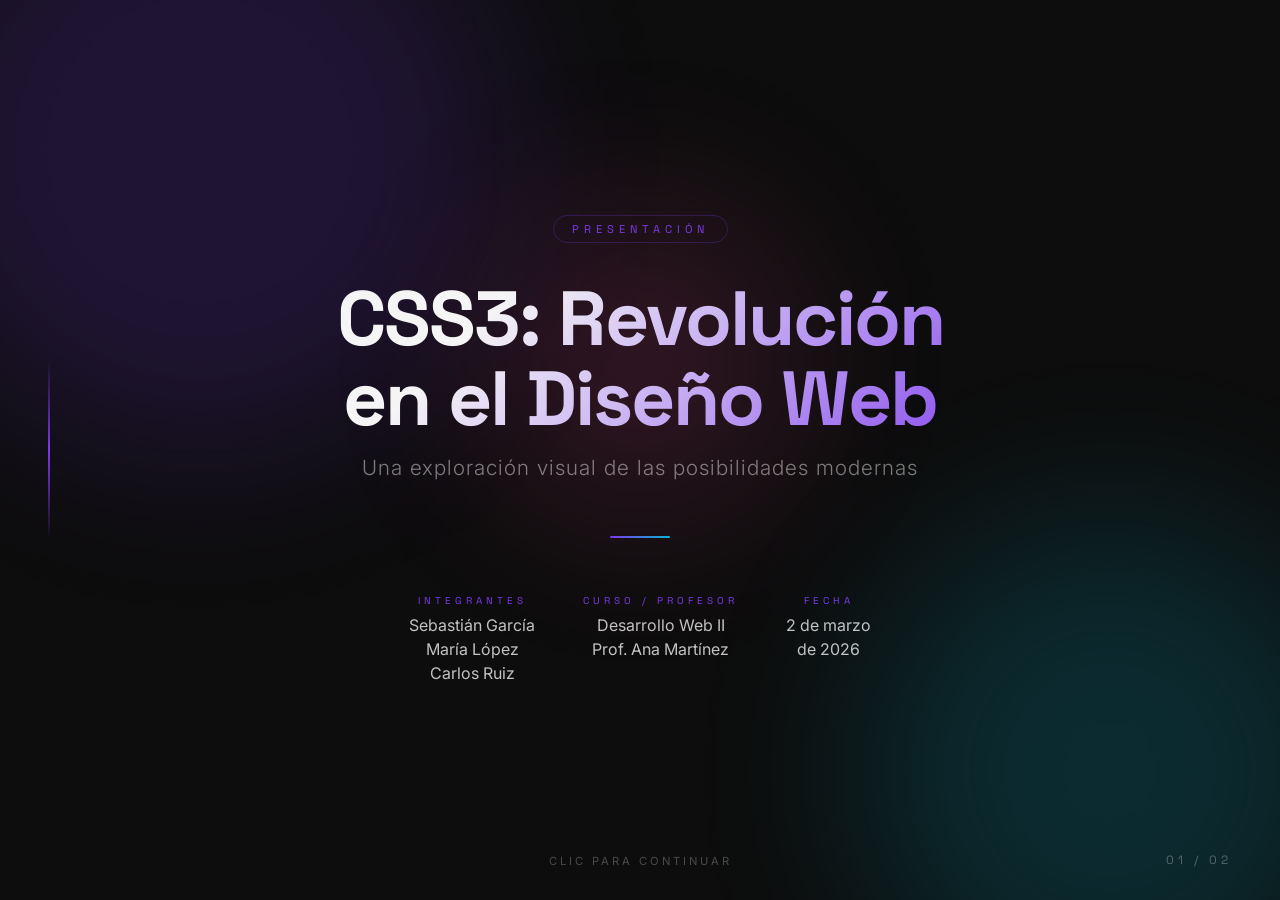
<file: diapositiva1.html>
<!DOCTYPE html>
<html lang="es">
<head>
    <meta charset="UTF-8">
    <meta name="viewport" content="width=device-width, initial-scale=1.0">
    <title>Diapositiva 1 – Portada</title>
    <link rel="preconnect" href="https://fonts.googleapis.com">
    <link rel="preconnect" href="https://fonts.gstatic.com" crossorigin>
    <link href="https://fonts.googleapis.com/css2?family=Inter:wght@300;400;700;900&family=Space+Grotesk:wght@300;500;700&display=swap" rel="stylesheet">
    <link rel="stylesheet" href="diapositiva1.css">
</head>
<body onclick="window.location.href='diapositiva2.html'">

    <!-- Fondo decorativo -->
    <div class="bg-circle bg-circle--1"></div>
    <div class="bg-circle bg-circle--2"></div>
    <div class="bg-circle bg-circle--3"></div>

    <!-- Línea lateral -->
    <div class="side-line"></div>

    <!-- Contenido de la diapositiva -->
    <div class="slide">

        <span class="tag">Presentación</span>

        <h1 class="title">CSS3: Revolución<br>en el Diseño Web</h1>
        <p class="subtitle">Una exploración visual de las posibilidades modernas</p>

        <div class="divider"></div>

        <div class="info-grid">
            <div class="info-item">
                <span class="info-label">Integrantes</span>
                <span class="info-value">
                    Sebastián García<br>
                    María López<br>
                    Carlos Ruiz
                </span>
            </div>
            <div class="info-item">
                <span class="info-label">Curso / Profesor</span>
                <span class="info-value">
                    Desarrollo Web II<br>
                    Prof. Ana Martínez
                </span>
            </div>
            <div class="info-item">
                <span class="info-label">Fecha</span>
                <span class="info-value">
                    2 de marzo<br>
                    de 2026
                </span>
            </div>
        </div>

    </div>

    <!-- Indicadores -->
    <div class="slide-number">01 / 02</div>
    <div class="nav-hint">clic para continuar</div>

</body>
</html>
</file>
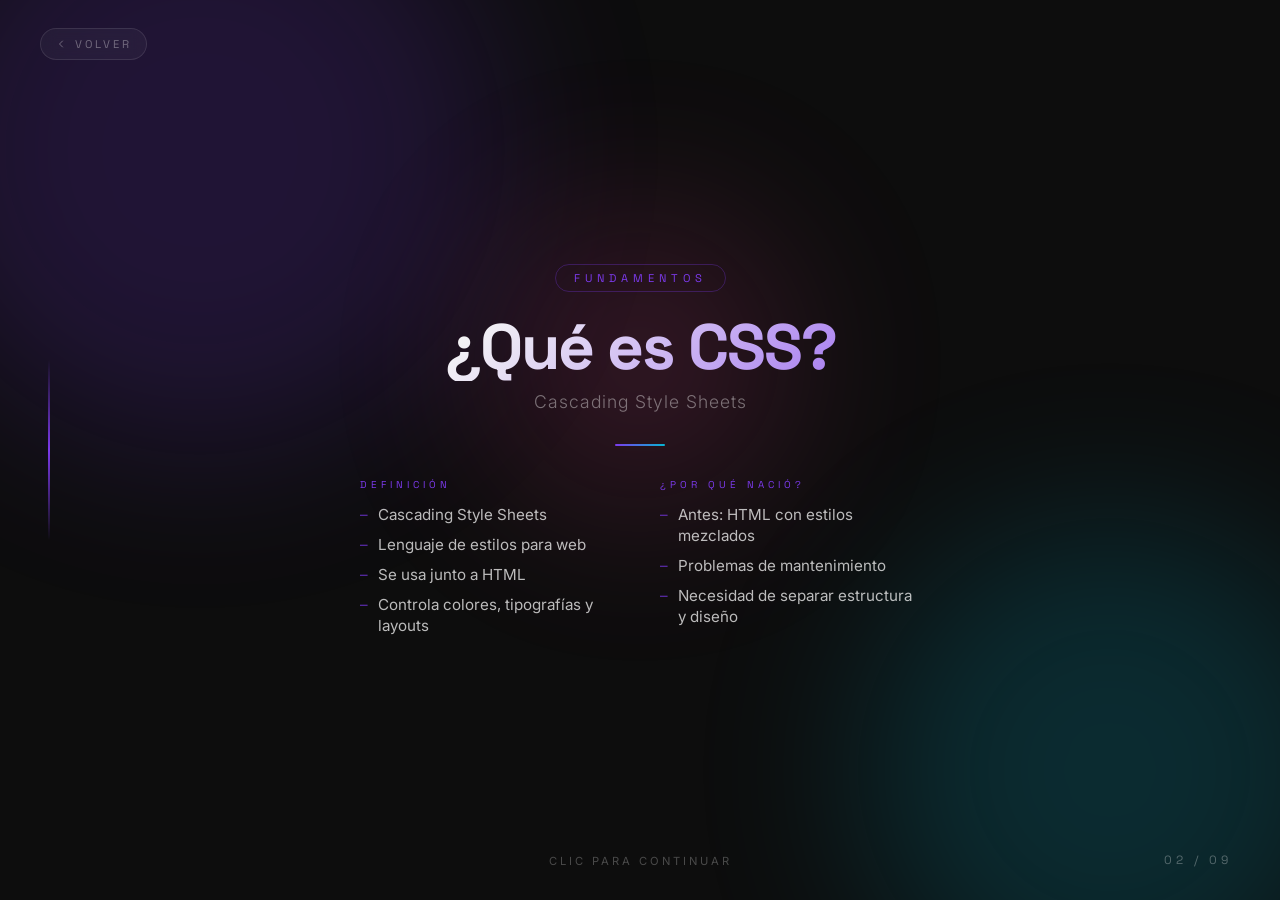
<file: diapositiva2.html>
<!DOCTYPE html>
<html lang="es">
<head>
    <meta charset="UTF-8">
    <meta name="viewport" content="width=device-width, initial-scale=1.0">
    <title>Diapositiva 2 – ¿Qué es CSS?</title>
    <link rel="preconnect" href="https://fonts.googleapis.com">
    <link rel="preconnect" href="https://fonts.gstatic.com" crossorigin>
    <link href="https://fonts.googleapis.com/css2?family=Inter:wght@300;400;700;900&family=Space+Grotesk:wght@300;500;700&display=swap" rel="stylesheet">
    <link rel="stylesheet" href="slides.css">
    <style> :root { --accent: #7c3aed; --accent2: #06b6d4; } </style>
</head>
<body onclick="window.location.href='diapositiva3.html'">

    <a class="btn-back" href="diapositiva1.html" onclick="event.stopPropagation()">
        <svg viewBox="0 0 24 24"><polyline points="15 18 9 12 15 6"/></svg>
        Volver
    </a>

    <div class="bg-circle bg-circle--1 c-purple"></div>
    <div class="bg-circle bg-circle--2 c-cyan"></div>
    <div class="bg-circle bg-circle--3 c-pink"></div>
    <div class="side-line"></div>

    <div class="slide">
        <span class="tag">Fundamentos</span>
        <h1 class="title">¿Qué es CSS?</h1>
        <p class="subtitle">Cascading Style Sheets</p>
        <div class="divider"></div>

        <div class="content-cols">
            <div class="content-col">
                <p class="col-title">Definición</p>
                <ul class="items-list">
                    <li>Cascading Style Sheets</li>
                    <li>Lenguaje de estilos para web</li>
                    <li>Se usa junto a HTML</li>
                    <li>Controla colores, tipografías y layouts</li>
                </ul>
            </div>
            <div class="content-col">
                <p class="col-title">¿Por qué nació?</p>
                <ul class="items-list">
                    <li>Antes: HTML con estilos mezclados</li>
                    <li>Problemas de mantenimiento</li>
                    <li>Necesidad de separar estructura y diseño</li>
                </ul>
            </div>
        </div>
    </div>

    <div class="slide-number">02 / 09</div>
    <div class="nav-hint">clic para continuar</div>
</body>
</html>
</file>
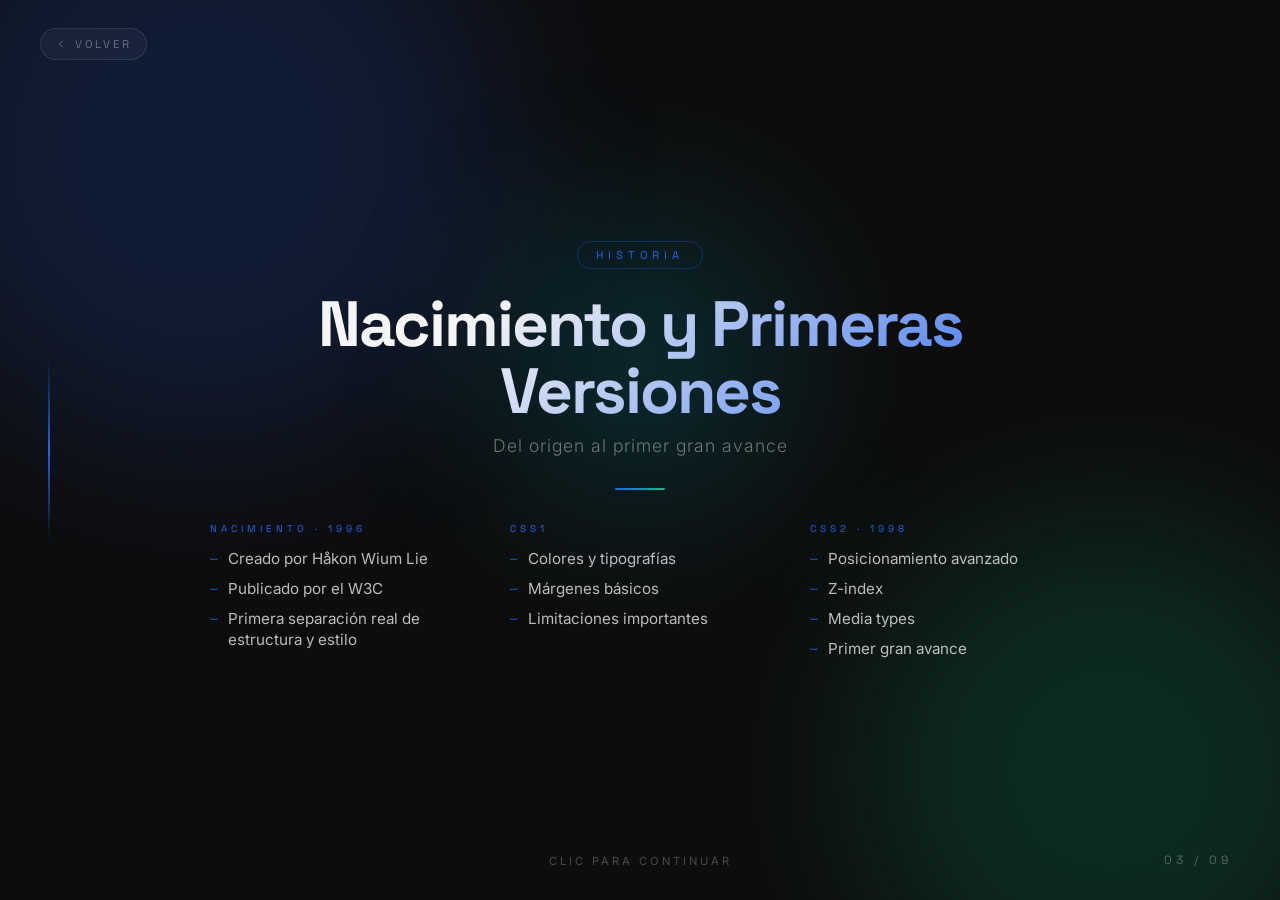
<file: diapositiva3.html>
<!DOCTYPE html>
<html lang="es">
<head>
    <meta charset="UTF-8">
    <meta name="viewport" content="width=device-width, initial-scale=1.0">
    <title>Diapositiva 3 – Historia de CSS</title>
    <link rel="preconnect" href="https://fonts.googleapis.com">
    <link rel="preconnect" href="https://fonts.gstatic.com" crossorigin>
    <link href="https://fonts.googleapis.com/css2?family=Inter:wght@300;400;700;900&family=Space+Grotesk:wght@300;500;700&display=swap" rel="stylesheet">
    <link rel="stylesheet" href="slides.css">
    <style> :root { --accent: #2563eb; --accent2: #10b981; } </style>
</head>
<body onclick="window.location.href='diapositiva4.html'">

    <a class="btn-back" href="diapositiva2.html" onclick="event.stopPropagation()">
        <svg viewBox="0 0 24 24"><polyline points="15 18 9 12 15 6"/></svg>
        Volver
    </a>

    <div class="bg-circle bg-circle--1 c-blue"></div>
    <div class="bg-circle bg-circle--2 c-green"></div>
    <div class="bg-circle bg-circle--3 c-cyan"></div>
    <div class="side-line"></div>

    <div class="slide">
        <span class="tag">Historia</span>
        <h1 class="title">Nacimiento y Primeras Versiones</h1>
        <p class="subtitle">Del origen al primer gran avance</p>
        <div class="divider"></div>

        <div class="content-cols">
            <div class="content-col">
                <p class="col-title">Nacimiento · 1996</p>
                <ul class="items-list">
                    <li>Creado por Håkon Wium Lie</li>
                    <li>Publicado por el W3C</li>
                    <li>Primera separación real de estructura y estilo</li>
                </ul>
            </div>
            <div class="content-col">
                <p class="col-title">CSS1</p>
                <ul class="items-list">
                    <li>Colores y tipografías</li>
                    <li>Márgenes básicos</li>
                    <li>Limitaciones importantes</li>
                </ul>
            </div>
            <div class="content-col">
                <p class="col-title">CSS2 · 1998</p>
                <ul class="items-list">
                    <li>Posicionamiento avanzado</li>
                    <li>Z-index</li>
                    <li>Media types</li>
                    <li>Primer gran avance</li>
                </ul>
            </div>
        </div>
    </div>

    <div class="slide-number">03 / 09</div>
    <div class="nav-hint">clic para continuar</div>
</body>
</html>
</file>
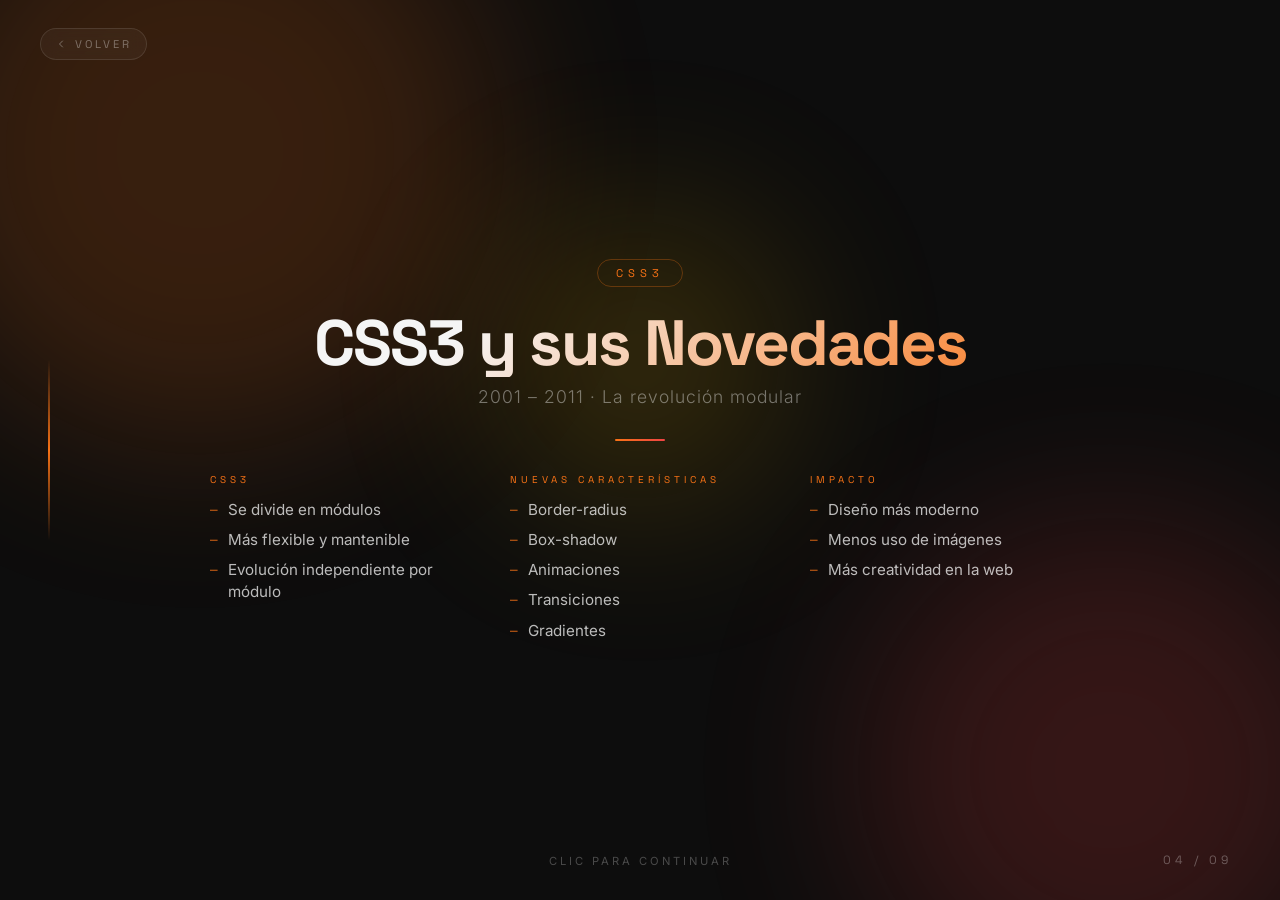
<file: diapositiva4.html>
<!DOCTYPE html>
<html lang="es">
<head>
    <meta charset="UTF-8">
    <meta name="viewport" content="width=device-width, initial-scale=1.0">
    <title>Diapositiva 4 – CSS3</title>
    <link rel="preconnect" href="https://fonts.googleapis.com">
    <link rel="preconnect" href="https://fonts.gstatic.com" crossorigin>
    <link href="https://fonts.googleapis.com/css2?family=Inter:wght@300;400;700;900&family=Space+Grotesk:wght@300;500;700&display=swap" rel="stylesheet">
    <link rel="stylesheet" href="slides.css">
    <style> :root { --accent: #f97316; --accent2: #ef4444; } </style>
</head>
<body onclick="window.location.href='diapositiva5.html'">

    <a class="btn-back" href="diapositiva3.html" onclick="event.stopPropagation()">
        <svg viewBox="0 0 24 24"><polyline points="15 18 9 12 15 6"/></svg>
        Volver
    </a>

    <div class="bg-circle bg-circle--1 c-orange"></div>
    <div class="bg-circle bg-circle--2 c-red"></div>
    <div class="bg-circle bg-circle--3 c-yellow"></div>
    <div class="side-line"></div>

    <div class="slide">
        <span class="tag">CSS3</span>
        <h1 class="title">CSS3 y sus Novedades</h1>
        <p class="subtitle">2001 – 2011 · La revolución modular</p>
        <div class="divider"></div>

        <div class="content-cols">
            <div class="content-col">
                <p class="col-title">CSS3</p>
                <ul class="items-list">
                    <li>Se divide en módulos</li>
                    <li>Más flexible y mantenible</li>
                    <li>Evolución independiente por módulo</li>
                </ul>
            </div>
            <div class="content-col">
                <p class="col-title">Nuevas características</p>
                <ul class="items-list">
                    <li>Border-radius</li>
                    <li>Box-shadow</li>
                    <li>Animaciones</li>
                    <li>Transiciones</li>
                    <li>Gradientes</li>
                </ul>
            </div>
            <div class="content-col">
                <p class="col-title">Impacto</p>
                <ul class="items-list">
                    <li>Diseño más moderno</li>
                    <li>Menos uso de imágenes</li>
                    <li>Más creatividad en la web</li>
                </ul>
            </div>
        </div>
    </div>

    <div class="slide-number">04 / 09</div>
    <div class="nav-hint">clic para continuar</div>
</body>
</html>
</file>
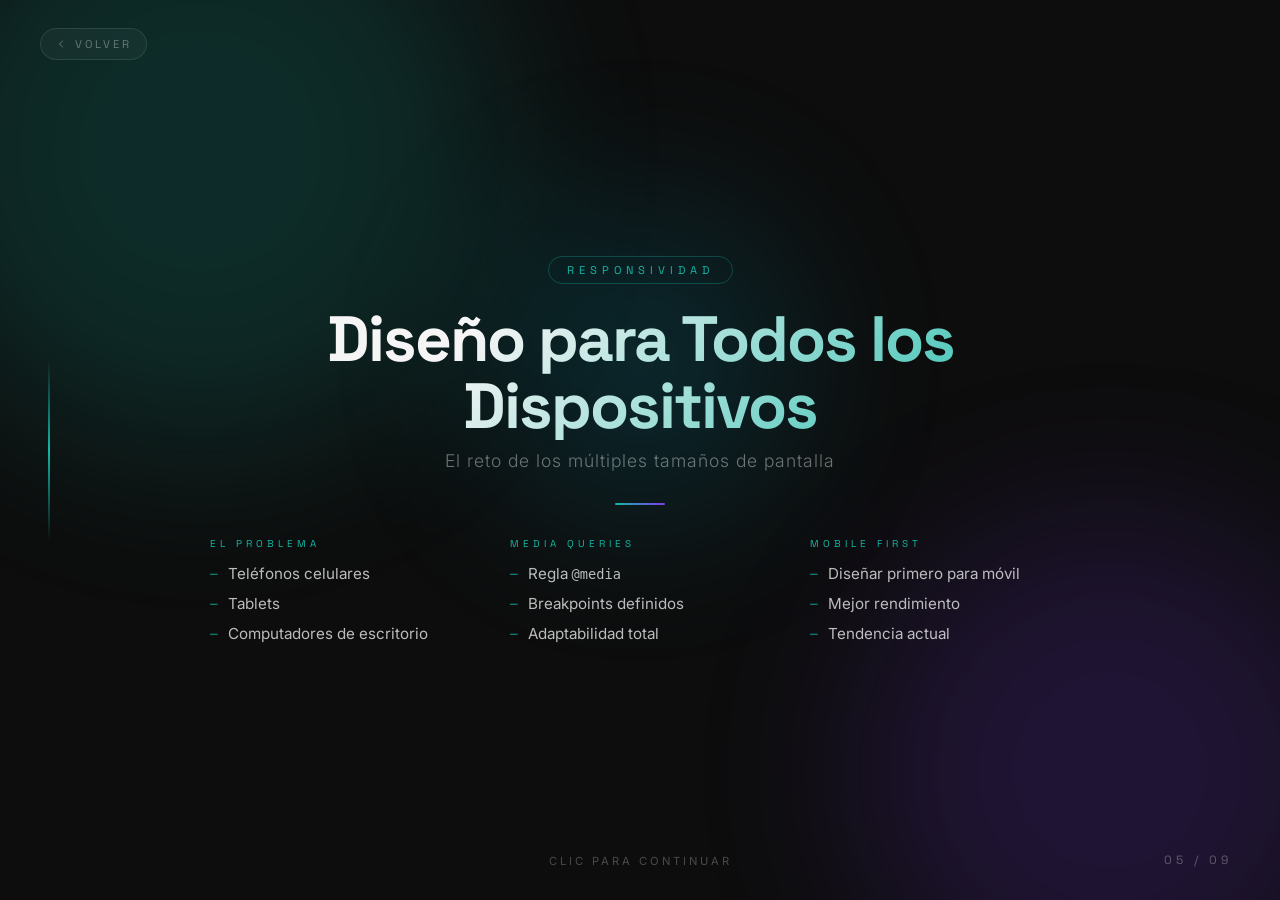
<file: diapositiva5.html>
<!DOCTYPE html>
<html lang="es">
<head>
    <meta charset="UTF-8">
    <meta name="viewport" content="width=device-width, initial-scale=1.0">
    <title>Diapositiva 5 – Diseño Responsivo</title>
    <link rel="preconnect" href="https://fonts.googleapis.com">
    <link rel="preconnect" href="https://fonts.gstatic.com" crossorigin>
    <link href="https://fonts.googleapis.com/css2?family=Inter:wght@300;400;700;900&family=Space+Grotesk:wght@300;500;700&display=swap" rel="stylesheet">
    <link rel="stylesheet" href="slides.css">
    <style> :root { --accent: #14b8a6; --accent2: #7c3aed; } </style>
</head>
<body onclick="window.location.href='diapositiva6.html'">

    <a class="btn-back" href="diapositiva4.html" onclick="event.stopPropagation()">
        <svg viewBox="0 0 24 24"><polyline points="15 18 9 12 15 6"/></svg>
        Volver
    </a>

    <div class="bg-circle bg-circle--1 c-teal"></div>
    <div class="bg-circle bg-circle--2 c-purple"></div>
    <div class="bg-circle bg-circle--3 c-cyan"></div>
    <div class="side-line"></div>

    <div class="slide">
        <span class="tag">Responsividad</span>
        <h1 class="title">Diseño para Todos los Dispositivos</h1>
        <p class="subtitle">El reto de los múltiples tamaños de pantalla</p>
        <div class="divider"></div>

        <div class="content-cols">
            <div class="content-col">
                <p class="col-title">El problema</p>
                <ul class="items-list">
                    <li>Teléfonos celulares</li>
                    <li>Tablets</li>
                    <li>Computadores de escritorio</li>
                </ul>
            </div>
            <div class="content-col">
                <p class="col-title">Media Queries</p>
                <ul class="items-list">
                    <li>Regla <code style="color:inherit;font-size:0.9em">@media</code></li>
                    <li>Breakpoints definidos</li>
                    <li>Adaptabilidad total</li>
                </ul>
            </div>
            <div class="content-col">
                <p class="col-title">Mobile First</p>
                <ul class="items-list">
                    <li>Diseñar primero para móvil</li>
                    <li>Mejor rendimiento</li>
                    <li>Tendencia actual</li>
                </ul>
            </div>
        </div>
    </div>

    <div class="slide-number">05 / 09</div>
    <div class="nav-hint">clic para continuar</div>
</body>
</html>
</file>
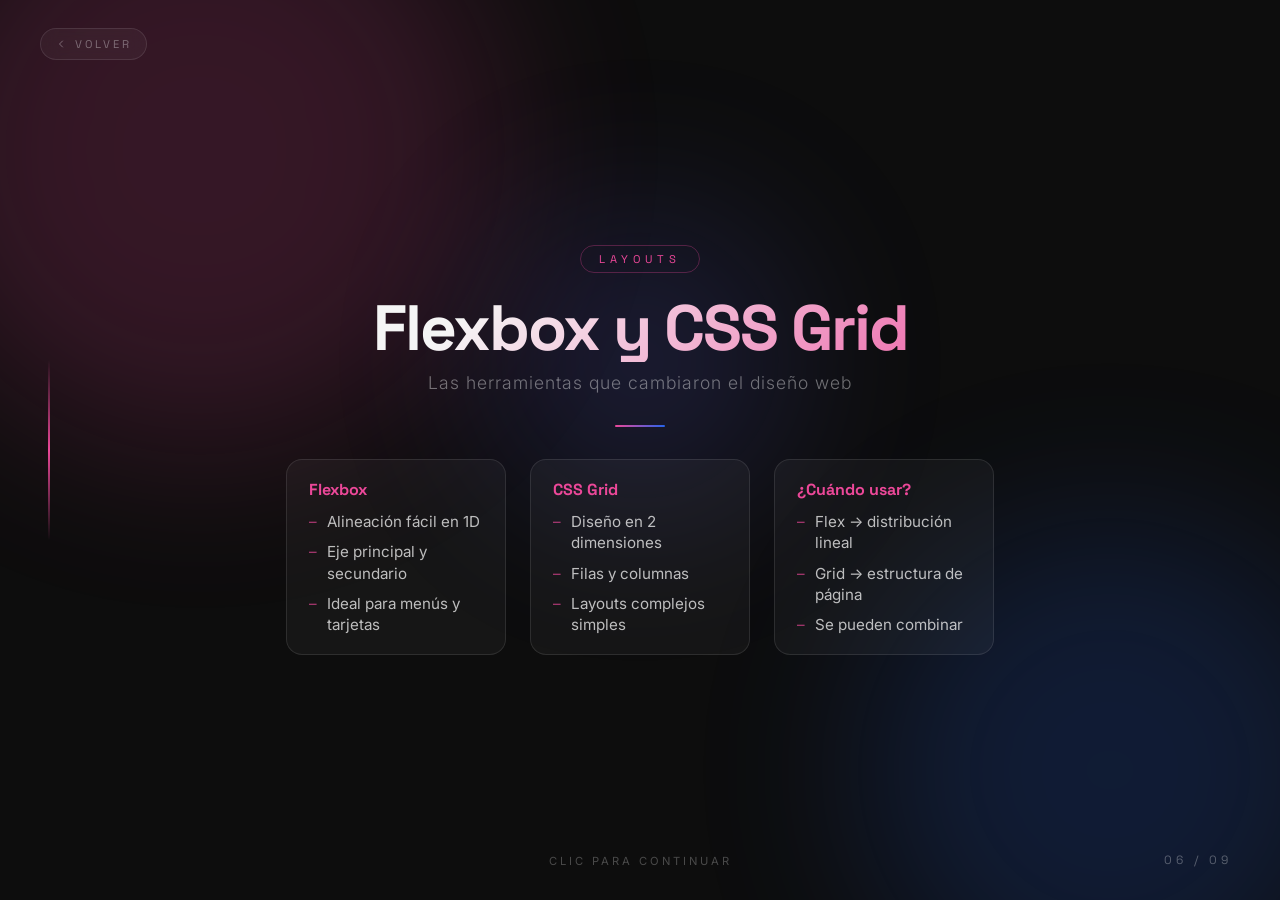
<file: diapositiva6.html>
<!DOCTYPE html>
<html lang="es">
<head>
    <meta charset="UTF-8">
    <meta name="viewport" content="width=device-width, initial-scale=1.0">
    <title>Diapositiva 6 – Layouts Modernos</title>
    <link rel="preconnect" href="https://fonts.googleapis.com">
    <link rel="preconnect" href="https://fonts.gstatic.com" crossorigin>
    <link href="https://fonts.googleapis.com/css2?family=Inter:wght@300;400;700;900&family=Space+Grotesk:wght@300;500;700&display=swap" rel="stylesheet">
    <link rel="stylesheet" href="slides.css">
    <style> :root { --accent: #ec4899; --accent2: #2563eb; } </style>
</head>
<body onclick="window.location.href='diapositiva7.html'">

    <a class="btn-back" href="diapositiva5.html" onclick="event.stopPropagation()">
        <svg viewBox="0 0 24 24"><polyline points="15 18 9 12 15 6"/></svg>
        Volver
    </a>

    <div class="bg-circle bg-circle--1 c-pink"></div>
    <div class="bg-circle bg-circle--2 c-blue"></div>
    <div class="bg-circle bg-circle--3 c-indigo"></div>
    <div class="side-line"></div>

    <div class="slide">
        <span class="tag">Layouts</span>
        <h1 class="title">Flexbox y CSS Grid</h1>
        <p class="subtitle">Las herramientas que cambiaron el diseño web</p>
        <div class="divider"></div>

        <div class="compare-row">
            <div class="compare-box">
                <h3>Flexbox</h3>
                <ul class="items-list">
                    <li>Alineación fácil en 1D</li>
                    <li>Eje principal y secundario</li>
                    <li>Ideal para menús y tarjetas</li>
                </ul>
            </div>
            <div class="compare-box">
                <h3>CSS Grid</h3>
                <ul class="items-list">
                    <li>Diseño en 2 dimensiones</li>
                    <li>Filas y columnas</li>
                    <li>Layouts complejos simples</li>
                </ul>
            </div>
            <div class="compare-box">
                <h3>¿Cuándo usar?</h3>
                <ul class="items-list">
                    <li>Flex → distribución lineal</li>
                    <li>Grid → estructura de página</li>
                    <li>Se pueden combinar</li>
                </ul>
            </div>
        </div>
    </div>

    <div class="slide-number">06 / 09</div>
    <div class="nav-hint">clic para continuar</div>
</body>
</html>
</file>
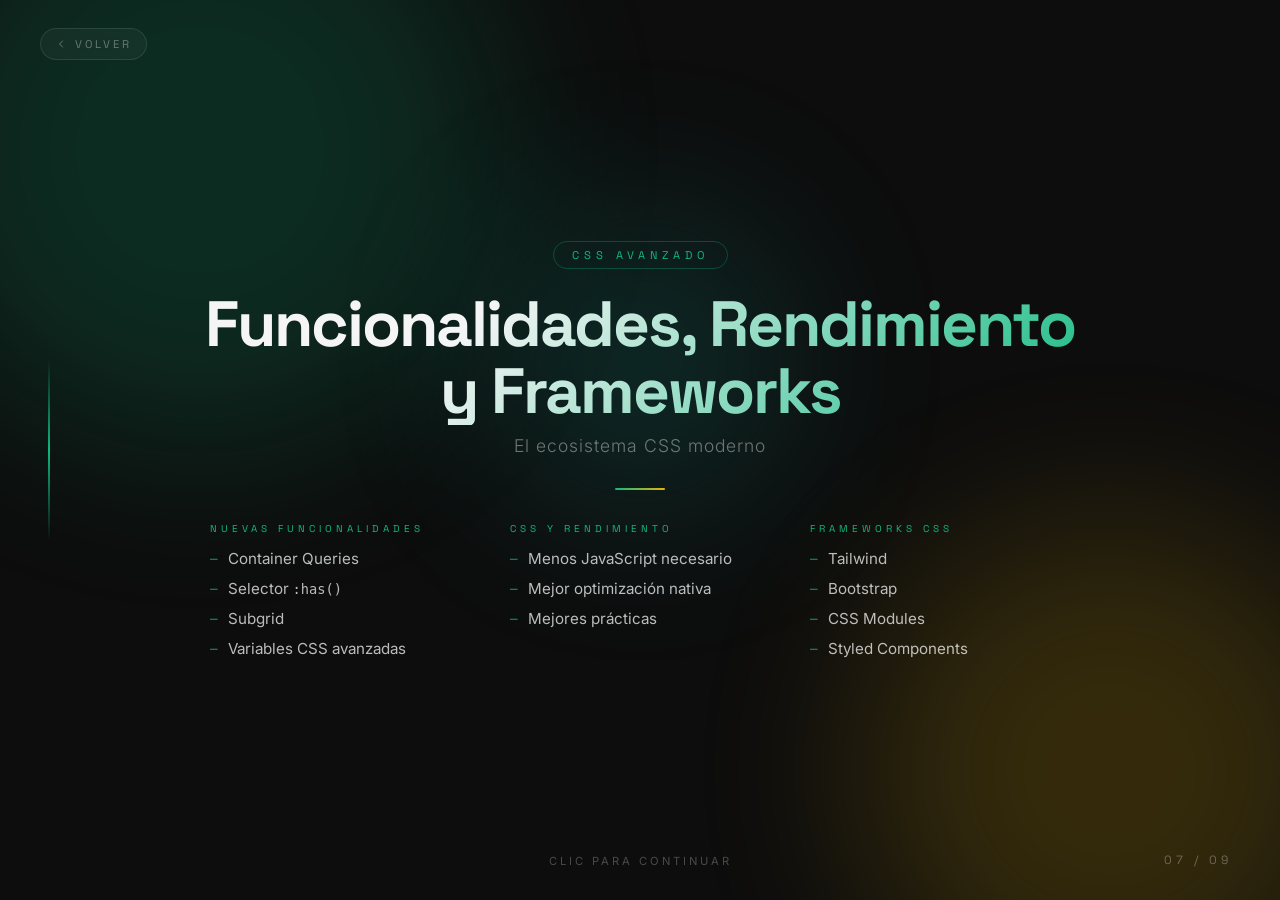
<file: diapositiva7.html>
<!DOCTYPE html>
<html lang="es">
<head>
    <meta charset="UTF-8">
    <meta name="viewport" content="width=device-width, initial-scale=1.0">
    <title>Diapositiva 7 – CSS Avanzado</title>
    <link rel="preconnect" href="https://fonts.googleapis.com">
    <link rel="preconnect" href="https://fonts.gstatic.com" crossorigin>
    <link href="https://fonts.googleapis.com/css2?family=Inter:wght@300;400;700;900&family=Space+Grotesk:wght@300;500;700&display=swap" rel="stylesheet">
    <link rel="stylesheet" href="slides.css">
    <style> :root { --accent: #10b981; --accent2: #eab308; } </style>
</head>
<body onclick="window.location.href='diapositiva8.html'">

    <a class="btn-back" href="diapositiva6.html" onclick="event.stopPropagation()">
        <svg viewBox="0 0 24 24"><polyline points="15 18 9 12 15 6"/></svg>
        Volver
    </a>

    <div class="bg-circle bg-circle--1 c-green"></div>
    <div class="bg-circle bg-circle--2 c-yellow"></div>
    <div class="bg-circle bg-circle--3 c-teal"></div>
    <div class="side-line"></div>

    <div class="slide">
        <span class="tag">CSS Avanzado</span>
        <h1 class="title">Funcionalidades, Rendimiento<br>y Frameworks</h1>
        <p class="subtitle">El ecosistema CSS moderno</p>
        <div class="divider"></div>

        <div class="content-cols">
            <div class="content-col">
                <p class="col-title">Nuevas funcionalidades</p>
                <ul class="items-list">
                    <li>Container Queries</li>
                    <li>Selector <code style="color:inherit;font-size:0.9em">:has()</code></li>
                    <li>Subgrid</li>
                    <li>Variables CSS avanzadas</li>
                </ul>
            </div>
            <div class="content-col">
                <p class="col-title">CSS y rendimiento</p>
                <ul class="items-list">
                    <li>Menos JavaScript necesario</li>
                    <li>Mejor optimización nativa</li>
                    <li>Mejores prácticas</li>
                </ul>
            </div>
            <div class="content-col">
                <p class="col-title">Frameworks CSS</p>
                <ul class="items-list">
                    <li>Tailwind</li>
                    <li>Bootstrap</li>
                    <li>CSS Modules</li>
                    <li>Styled Components</li>
                </ul>
            </div>
        </div>
    </div>

    <div class="slide-number">07 / 09</div>
    <div class="nav-hint">clic para continuar</div>
</body>
</html>
</file>
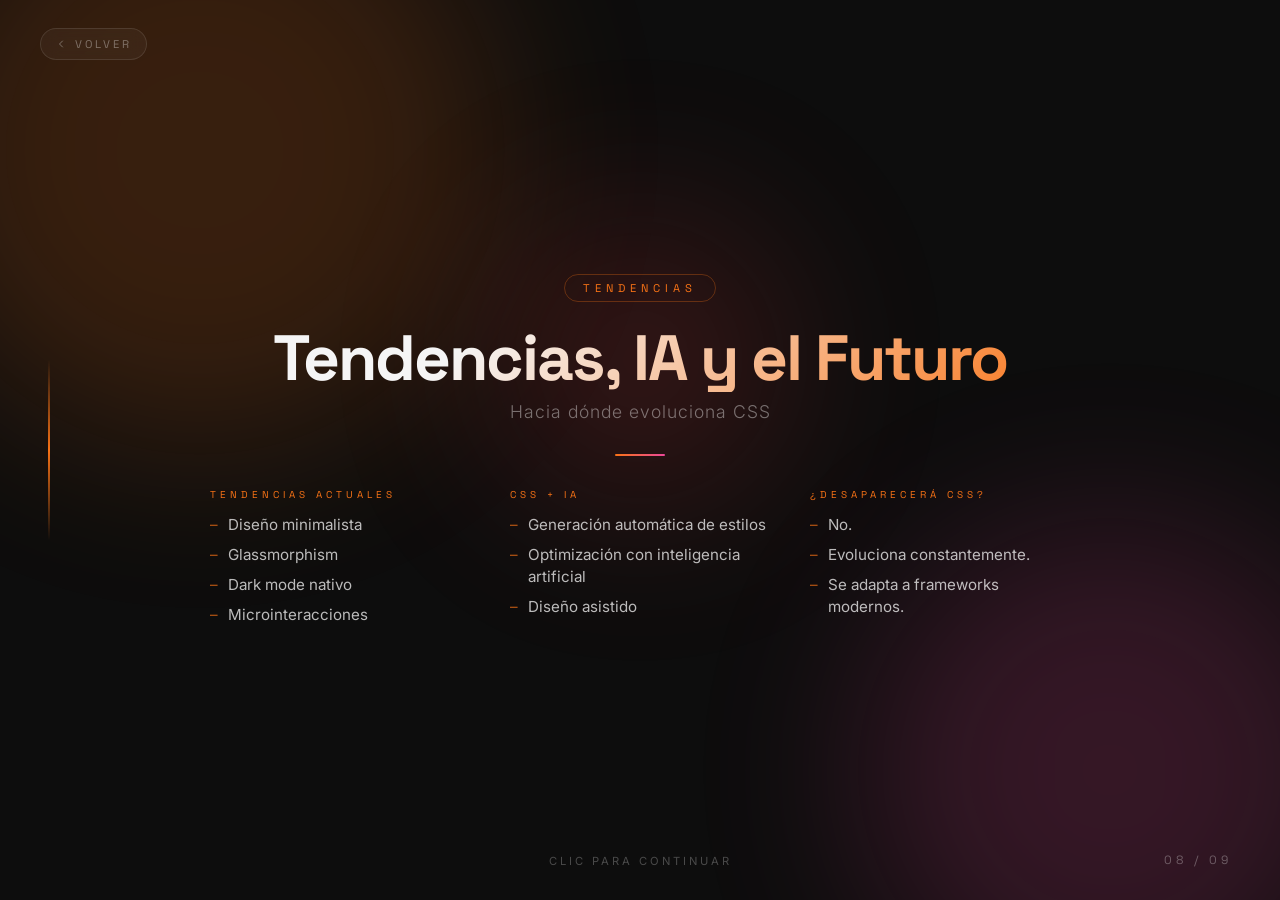
<file: diapositiva8.html>
<!DOCTYPE html>
<html lang="es">
<head>
    <meta charset="UTF-8">
    <meta name="viewport" content="width=device-width, initial-scale=1.0">
    <title>Diapositiva 8 – Tendencias y Futuro</title>
    <link rel="preconnect" href="https://fonts.googleapis.com">
    <link rel="preconnect" href="https://fonts.gstatic.com" crossorigin>
    <link href="https://fonts.googleapis.com/css2?family=Inter:wght@300;400;700;900&family=Space+Grotesk:wght@300;500;700&display=swap" rel="stylesheet">
    <link rel="stylesheet" href="slides.css">
    <style> :root { --accent: #f97316; --accent2: #ec4899; } </style>
</head>
<body onclick="window.location.href='diapositiva9.html'">

    <a class="btn-back" href="diapositiva7.html" onclick="event.stopPropagation()">
        <svg viewBox="0 0 24 24"><polyline points="15 18 9 12 15 6"/></svg>
        Volver
    </a>

    <div class="bg-circle bg-circle--1 c-orange"></div>
    <div class="bg-circle bg-circle--2 c-pink"></div>
    <div class="bg-circle bg-circle--3 c-red"></div>
    <div class="side-line"></div>

    <div class="slide">
        <span class="tag">Tendencias</span>
        <h1 class="title">Tendencias, IA y el Futuro</h1>
        <p class="subtitle">Hacia dónde evoluciona CSS</p>
        <div class="divider"></div>

        <div class="content-cols">
            <div class="content-col">
                <p class="col-title">Tendencias actuales</p>
                <ul class="items-list">
                    <li>Diseño minimalista</li>
                    <li>Glassmorphism</li>
                    <li>Dark mode nativo</li>
                    <li>Microinteracciones</li>
                </ul>
            </div>
            <div class="content-col">
                <p class="col-title">CSS + IA</p>
                <ul class="items-list">
                    <li>Generación automática de estilos</li>
                    <li>Optimización con inteligencia artificial</li>
                    <li>Diseño asistido</li>
                </ul>
            </div>
            <div class="content-col">
                <p class="col-title">¿Desaparecerá CSS?</p>
                <ul class="items-list">
                    <li>No.</li>
                    <li>Evoluciona constantemente.</li>
                    <li>Se adapta a frameworks modernos.</li>
                </ul>
            </div>
        </div>
    </div>

    <div class="slide-number">08 / 09</div>
    <div class="nav-hint">clic para continuar</div>
</body>
</html>
</file>
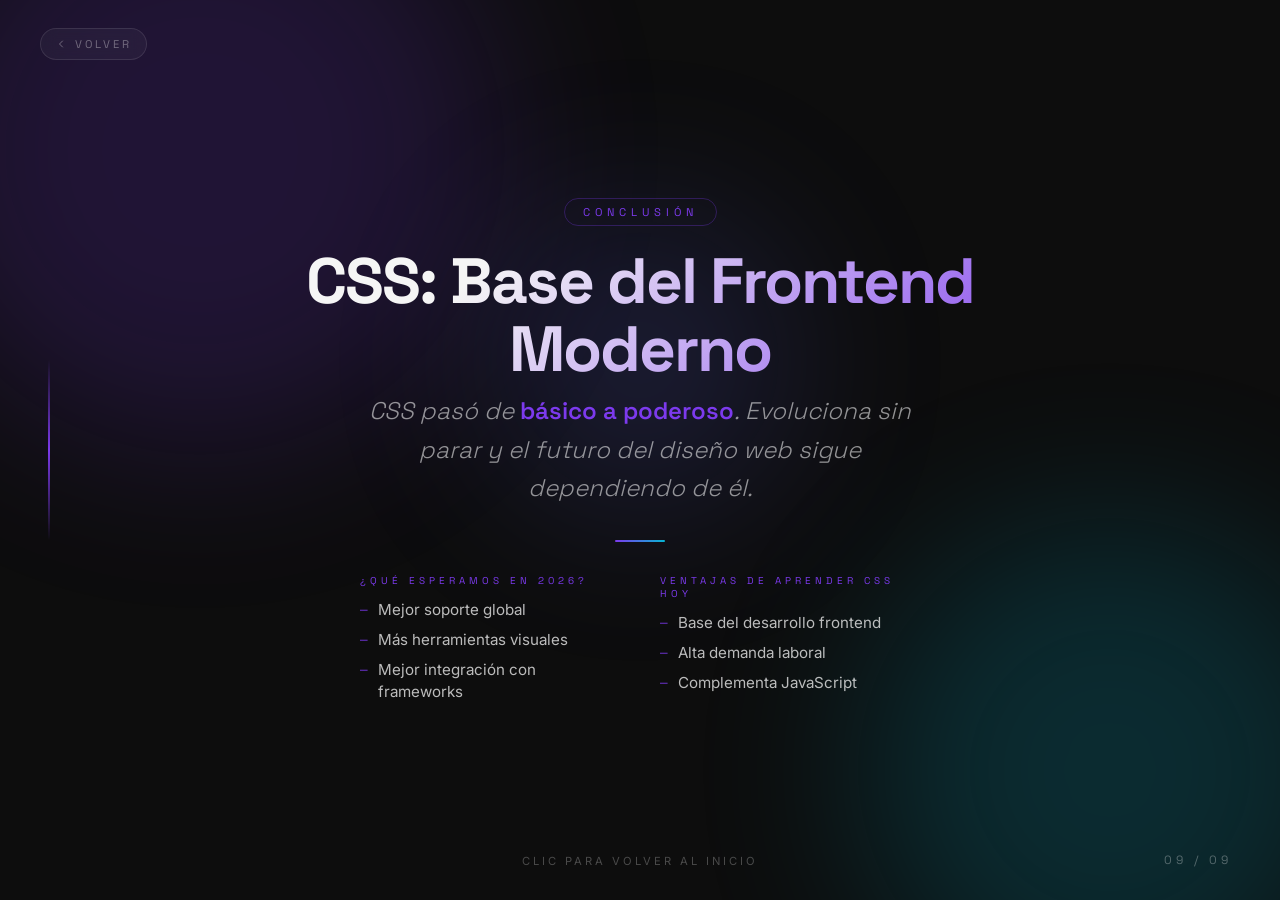
<file: diapositiva9.html>
<!DOCTYPE html>
<html lang="es">
<head>
    <meta charset="UTF-8">
    <meta name="viewport" content="width=device-width, initial-scale=1.0">
    <title>Diapositiva 9 – Conclusión</title>
    <link rel="preconnect" href="https://fonts.googleapis.com">
    <link rel="preconnect" href="https://fonts.gstatic.com" crossorigin>
    <link href="https://fonts.googleapis.com/css2?family=Inter:wght@300;400;700;900&family=Space+Grotesk:wght@300;500;700&display=swap" rel="stylesheet">
    <link rel="stylesheet" href="slides.css">
    <style>
        :root { --accent: #7c3aed; --accent2: #06b6d4; }
        .closing-quote {
            font-family: 'Space Grotesk', sans-serif;
            font-size: clamp(1rem, 2.2vw, 1.5rem);
            font-weight: 300;
            color: rgba(255,255,255,0.55);
            max-width: 600px;
            margin: 0 auto 2rem;
            line-height: 1.6;
            font-style: italic;
        }
        .closing-quote span {
            color: var(--accent);
            font-style: normal;
            font-weight: 600;
        }
    </style>
</head>
<body onclick="window.location.href='diapositiva1.html'">

    <a class="btn-back" href="diapositiva8.html" onclick="event.stopPropagation()">
        <svg viewBox="0 0 24 24"><polyline points="15 18 9 12 15 6"/></svg>
        Volver
    </a>

    <div class="bg-circle bg-circle--1 c-purple"></div>
    <div class="bg-circle bg-circle--2 c-cyan"></div>
    <div class="bg-circle bg-circle--3 c-indigo"></div>
    <div class="side-line"></div>

    <div class="slide">
        <span class="tag">Conclusión</span>
        <h1 class="title">CSS: Base del Frontend Moderno</h1>
        <p class="closing-quote">CSS pasó de <span>básico a poderoso</span>. Evoluciona sin parar y el futuro del diseño web sigue dependiendo de él.</p>
        <div class="divider"></div>

        <div class="content-cols">
            <div class="content-col">
                <p class="col-title">¿Qué esperamos en 2026?</p>
                <ul class="items-list">
                    <li>Mejor soporte global</li>
                    <li>Más herramientas visuales</li>
                    <li>Mejor integración con frameworks</li>
                </ul>
            </div>
            <div class="content-col">
                <p class="col-title">Ventajas de aprender CSS hoy</p>
                <ul class="items-list">
                    <li>Base del desarrollo frontend</li>
                    <li>Alta demanda laboral</li>
                    <li>Complementa JavaScript</li>
                </ul>
            </div>
        </div>
    </div>

    <div class="slide-number">09 / 09</div>
    <div class="nav-hint">clic para volver al inicio</div>
</body>
</html>
</file>
<file: diapositiva1.css>
*, *::before, *::after {
    margin: 0;
    padding: 0;
    box-sizing: border-box;
}

html, body {
    width: 100%;
    height: 100%;
    overflow: hidden;
    cursor: pointer;
    user-select: none;
}

body {
    font-family: 'Inter', sans-serif;
    background-color: #0d0d0d;
    color: #f5f5f5;
    display: flex;
    align-items: center;
    justify-content: center;
}

/* ── Fondo decorativo ── */
.bg-circle {
    position: fixed;
    border-radius: 50%;
    filter: blur(90px);
    opacity: 0.18;
    pointer-events: none;
    z-index: 0;
}
.bg-circle--1 {
    width: 600px; height: 600px;
    background: #7c3aed;
    top: -150px; left: -100px;
}
.bg-circle--2 {
    width: 500px; height: 500px;
    background: #06b6d4;
    bottom: -120px; right: -80px;
}
.bg-circle--3 {
    width: 300px; height: 300px;
    background: #ec4899;
    top: 40%; left: 50%;
    transform: translate(-50%, -50%);
}

/* ── Línea lateral decorativa ── */
.side-line {
    position: fixed;
    left: 48px;
    top: 50%;
    transform: translateY(-50%);
    width: 2px;
    height: 180px;
    background: linear-gradient(to bottom, transparent, #7c3aed, transparent);
    z-index: 1;
}

/* ── Número de diapositiva ── */
.slide-number {
    position: fixed;
    bottom: 32px;
    right: 48px;
    font-family: 'Space Grotesk', sans-serif;
    font-size: 0.75rem;
    letter-spacing: 4px;
    text-transform: uppercase;
    color: rgba(255,255,255,0.3);
    z-index: 2;
}

/* ── Hint de navegación ── */
.nav-hint {
    position: fixed;
    bottom: 32px;
    left: 50%;
    transform: translateX(-50%);
    font-size: 0.7rem;
    letter-spacing: 3px;
    text-transform: uppercase;
    color: rgba(255,255,255,0.25);
    z-index: 2;
    animation: pulse 2.5s ease-in-out infinite;
}
@keyframes pulse {
    0%, 100% { opacity: 0.25; }
    50%       { opacity: 0.6; }
}

/* ── Contenido principal ── */
.slide {
    position: relative;
    z-index: 2;
    text-align: center;
    padding: 2rem;
    max-width: 900px;
    width: 100%;
    animation: fadeUp 0.9s ease both;
}

@keyframes fadeUp {
    from { opacity: 0; transform: translateY(32px); }
    to   { opacity: 1; transform: translateY(0); }
}

.tag {
    display: inline-block;
    font-size: 0.7rem;
    letter-spacing: 5px;
    text-transform: uppercase;
    color: #7c3aed;
    border: 1px solid #7c3aed44;
    padding: 6px 18px;
    border-radius: 100px;
    margin-bottom: 2.2rem;
    font-family: 'Space Grotesk', sans-serif;
}

.title {
    font-family: 'Space Grotesk', sans-serif;
    font-size: clamp(2.8rem, 6vw, 5.5rem);
    font-weight: 700;
    line-height: 1.05;
    letter-spacing: -2px;
    margin-bottom: 1rem;
    background: linear-gradient(135deg, #f5f5f5 30%, #7c3aed 100%);
    -webkit-background-clip: text;
    -webkit-text-fill-color: transparent;
    background-clip: text;
}

.subtitle {
    font-size: clamp(1rem, 2vw, 1.3rem);
    font-weight: 300;
    color: rgba(255,255,255,0.45);
    letter-spacing: 1px;
    margin-bottom: 3.5rem;
}

/* ── Divisor ── */
.divider {
    width: 60px;
    height: 2px;
    background: linear-gradient(to right, #7c3aed, #06b6d4);
    border-radius: 2px;
    margin: 0 auto 3.5rem;
}

/* ── Info grid ── */
.info-grid {
    display: flex;
    flex-direction: row;
    justify-content: center;
    gap: 3rem;
    max-width: 720px;
    margin: 0 auto;
}

.info-item {
    display: flex;
    flex-direction: column;
    gap: 0.4rem;
}

.info-label {
    font-size: 0.62rem;
    letter-spacing: 4px;
    text-transform: uppercase;
    color: #7c3aed;
    font-family: 'Space Grotesk', sans-serif;
}

.info-value {
    font-size: clamp(0.85rem, 1.3vw, 1rem);
    font-weight: 400;
    color: rgba(255,255,255,0.75);
    line-height: 1.5;
}

/* ── Responsive para pantallas pequeñas ── */
@media (max-width: 600px) {
    .info-grid { grid-template-columns: 1fr; }
    .side-line { display: none; }
}
</file>
<file: slides.css>
/* ── Reset ── */
*, *::before, *::after {
    margin: 0;
    padding: 0;
    box-sizing: border-box;
}

html, body {
    width: 100%;
    height: 100%;
    overflow: hidden;
    cursor: pointer;
    user-select: none;
}

body {
    font-family: 'Inter', sans-serif;
    background-color: #0d0d0d;
    color: #f5f5f5;
    display: flex;
    align-items: center;
    justify-content: center;
}

/* ── Fondo decorativo ── */
.bg-circle {
    position: fixed;
    border-radius: 50%;
    filter: blur(90px);
    opacity: 0.18;
    pointer-events: none;
    z-index: 0;
}
.bg-circle--1 { width: 600px; height: 600px; top: -150px; left: -100px; }
.bg-circle--2 { width: 500px; height: 500px; bottom: -120px; right: -80px; }
.bg-circle--3 { width: 300px; height: 300px; top: 40%; left: 50%; transform: translate(-50%,-50%); }

/* Color variants */
.c-purple  { background: #7c3aed; }
.c-cyan    { background: #06b6d4; }
.c-pink    { background: #ec4899; }
.c-blue    { background: #2563eb; }
.c-green   { background: #10b981; }
.c-orange  { background: #f97316; }
.c-red     { background: #ef4444; }
.c-teal    { background: #14b8a6; }
.c-yellow  { background: #eab308; }
.c-indigo  { background: #6366f1; }

/* ── Línea lateral decorativa ── */
.side-line {
    position: fixed;
    left: 48px;
    top: 50%;
    transform: translateY(-50%);
    width: 2px;
    height: 180px;
    background: linear-gradient(to bottom, transparent, var(--accent, #7c3aed), transparent);
    z-index: 1;
}

/* ── Número de diapositiva ── */
.slide-number {
    position: fixed;
    bottom: 32px;
    right: 48px;
    font-family: 'Space Grotesk', sans-serif;
    font-size: 0.75rem;
    letter-spacing: 4px;
    text-transform: uppercase;
    color: rgba(255,255,255,0.3);
    z-index: 2;
}

/* ── Hint de navegación ── */
.nav-hint {
    position: fixed;
    bottom: 32px;
    left: 50%;
    transform: translateX(-50%);
    font-size: 0.7rem;
    letter-spacing: 3px;
    text-transform: uppercase;
    color: rgba(255,255,255,0.25);
    z-index: 2;
    animation: pulse 2.5s ease-in-out infinite;
}
@keyframes pulse {
    0%, 100% { opacity: 0.25; }
    50%       { opacity: 0.6; }
}

/* ── Slide container ── */
.slide {
    position: relative;
    z-index: 2;
    text-align: center;
    padding: 2rem;
    max-width: 960px;
    width: 100%;
    animation: fadeUp 0.9s ease both;
}
@keyframes fadeUp {
    from { opacity: 0; transform: translateY(32px); }
    to   { opacity: 1; transform: translateY(0); }
}

/* ── Tag ── */
.tag {
    display: inline-block;
    font-size: 0.7rem;
    letter-spacing: 5px;
    text-transform: uppercase;
    color: var(--accent, #7c3aed);
    border: 1px solid color-mix(in srgb, var(--accent, #7c3aed) 30%, transparent);
    padding: 6px 18px;
    border-radius: 100px;
    margin-bottom: 1.4rem;
    font-family: 'Space Grotesk', sans-serif;
}

/* ── Títulos ── */
.title {
    font-family: 'Space Grotesk', sans-serif;
    font-size: clamp(2rem, 5vw, 4rem);
    font-weight: 700;
    line-height: 1.05;
    letter-spacing: -2px;
    margin-bottom: 0.6rem;
    background: linear-gradient(135deg, #f5f5f5 30%, var(--accent, #7c3aed) 100%);
    -webkit-background-clip: text;
    -webkit-text-fill-color: transparent;
    background-clip: text;
}
.subtitle {
    font-size: clamp(0.85rem, 1.5vw, 1.1rem);
    font-weight: 300;
    color: rgba(255,255,255,0.4);
    letter-spacing: 1px;
    margin-bottom: 2rem;
}

/* ── Divisor ── */
.divider {
    width: 50px;
    height: 2px;
    background: linear-gradient(to right, var(--accent, #7c3aed), var(--accent2, #06b6d4));
    border-radius: 2px;
    margin: 0 auto 2rem;
}

/* ── Content columns ── */
.content-cols {
    display: flex;
    flex-direction: row;
    justify-content: center;
    gap: 2.5rem;
    text-align: left;
}
.content-col {
    flex: 1;
    max-width: 260px;
}
.col-title {
    font-family: 'Space Grotesk', sans-serif;
    font-size: 0.62rem;
    letter-spacing: 4px;
    text-transform: uppercase;
    color: var(--accent, #7c3aed);
    margin-bottom: 0.8rem;
}

/* ── Listas ── */
.items-list {
    list-style: none;
    display: flex;
    flex-direction: column;
    gap: 0.55rem;
}
.items-list li {
    font-size: clamp(0.8rem, 1.2vw, 0.95rem);
    color: rgba(255,255,255,0.72);
    padding-left: 1.1rem;
    position: relative;
    line-height: 1.4;
}
.items-list li::before {
    content: '–';
    position: absolute;
    left: 0;
    color: var(--accent, #7c3aed);
    opacity: 0.7;
}

/* ── Año/dato destacado ── */
.big-stat {
    font-family: 'Space Grotesk', sans-serif;
    font-size: clamp(2.5rem, 5vw, 4.5rem);
    font-weight: 700;
    color: var(--accent, #7c3aed);
    opacity: 0.9;
    line-height: 1;
    margin-bottom: 0.3rem;
}

/* ── Tarjetas de tecnología ── */
.tech-cards {
    display: flex;
    flex-wrap: wrap;
    gap: 0.8rem;
    justify-content: center;
}
.tech-card {
    background: rgba(255,255,255,0.05);
    border: 1px solid rgba(255,255,255,0.1);
    border-radius: 12px;
    padding: 0.7rem 1.2rem;
    font-size: 0.85rem;
    color: rgba(255,255,255,0.75);
    font-family: 'Space Grotesk', sans-serif;
}
.tech-card strong {
    display: block;
    font-size: 0.7rem;
    letter-spacing: 3px;
    text-transform: uppercase;
    color: var(--accent, #7c3aed);
    margin-bottom: 0.25rem;
}

/* ── Comparación ── */
.compare-row {
    display: flex;
    gap: 1.5rem;
    justify-content: center;
}
.compare-box {
    flex: 1;
    max-width: 220px;
    background: rgba(255,255,255,0.04);
    border: 1px solid rgba(255,255,255,0.1);
    border-radius: 16px;
    padding: 1.2rem 1.4rem;
    text-align: left;
}
.compare-box h3 {
    font-family: 'Space Grotesk', sans-serif;
    font-size: 1rem;
    font-weight: 700;
    color: var(--accent, #7c3aed);
    margin-bottom: 0.7rem;
}

/* ── Botón volver ── */
.btn-back {
    position: fixed;
    top: 28px;
    left: 40px;
    z-index: 10;
    display: flex;
    align-items: center;
    gap: 0.5rem;
    font-family: 'Space Grotesk', sans-serif;
    font-size: 0.7rem;
    letter-spacing: 3px;
    text-transform: uppercase;
    color: rgba(255,255,255,0.35);
    text-decoration: none;
    padding: 8px 14px;
    border: 1px solid rgba(255,255,255,0.1);
    border-radius: 100px;
    background: rgba(255,255,255,0.04);
    backdrop-filter: blur(8px);
    transition: color 0.2s, border-color 0.2s, background 0.2s;
}
.btn-back:hover {
    color: rgba(255,255,255,0.85);
    border-color: var(--accent, #7c3aed);
    background: rgba(255,255,255,0.07);
}
.btn-back svg {
    width: 12px;
    height: 12px;
    stroke: currentColor;
    fill: none;
    stroke-width: 2;
    stroke-linecap: round;
    stroke-linejoin: round;
    flex-shrink: 0;
}

/* ── Responsive ── */
@media (max-width: 640px) {
    .content-cols  { flex-direction: column; align-items: center; }
    .compare-row   { flex-direction: column; align-items: center; }
    .side-line     { display: none; }
    .title         { letter-spacing: -1px; }
}
</file>
